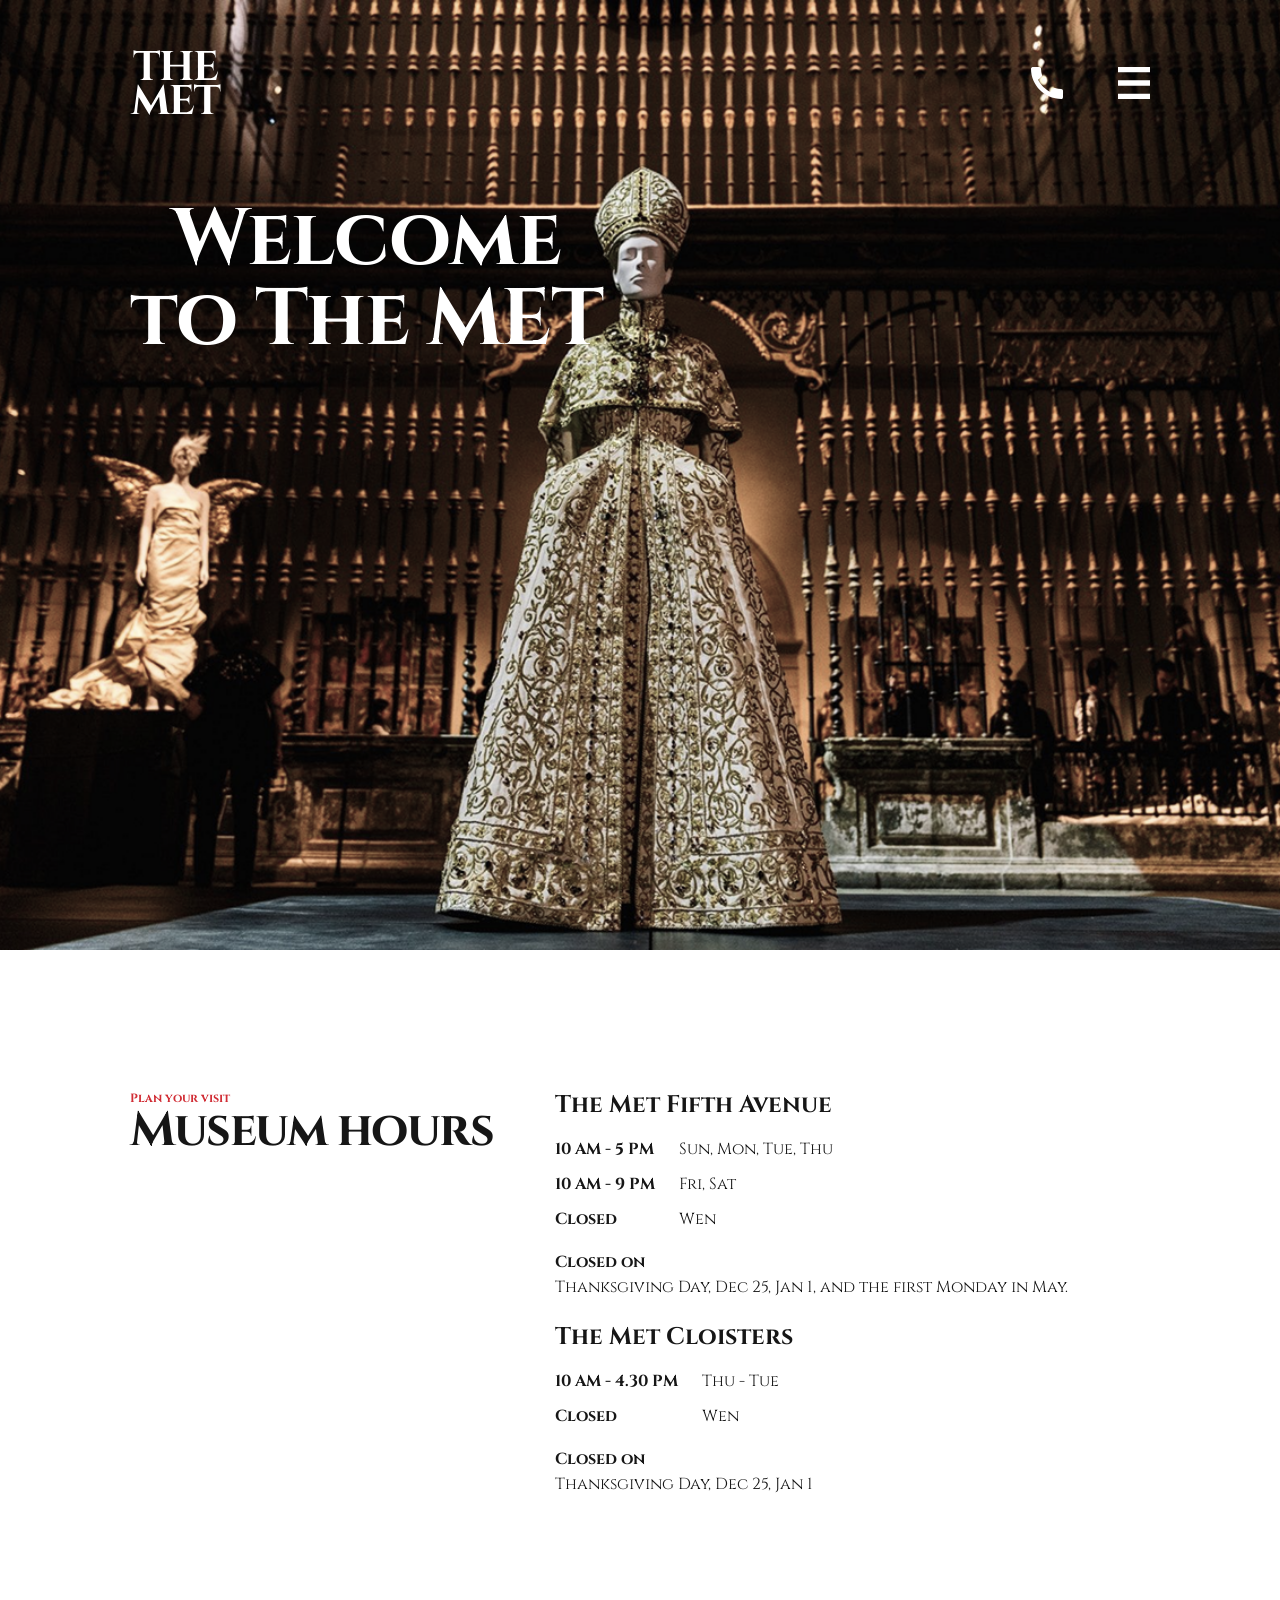
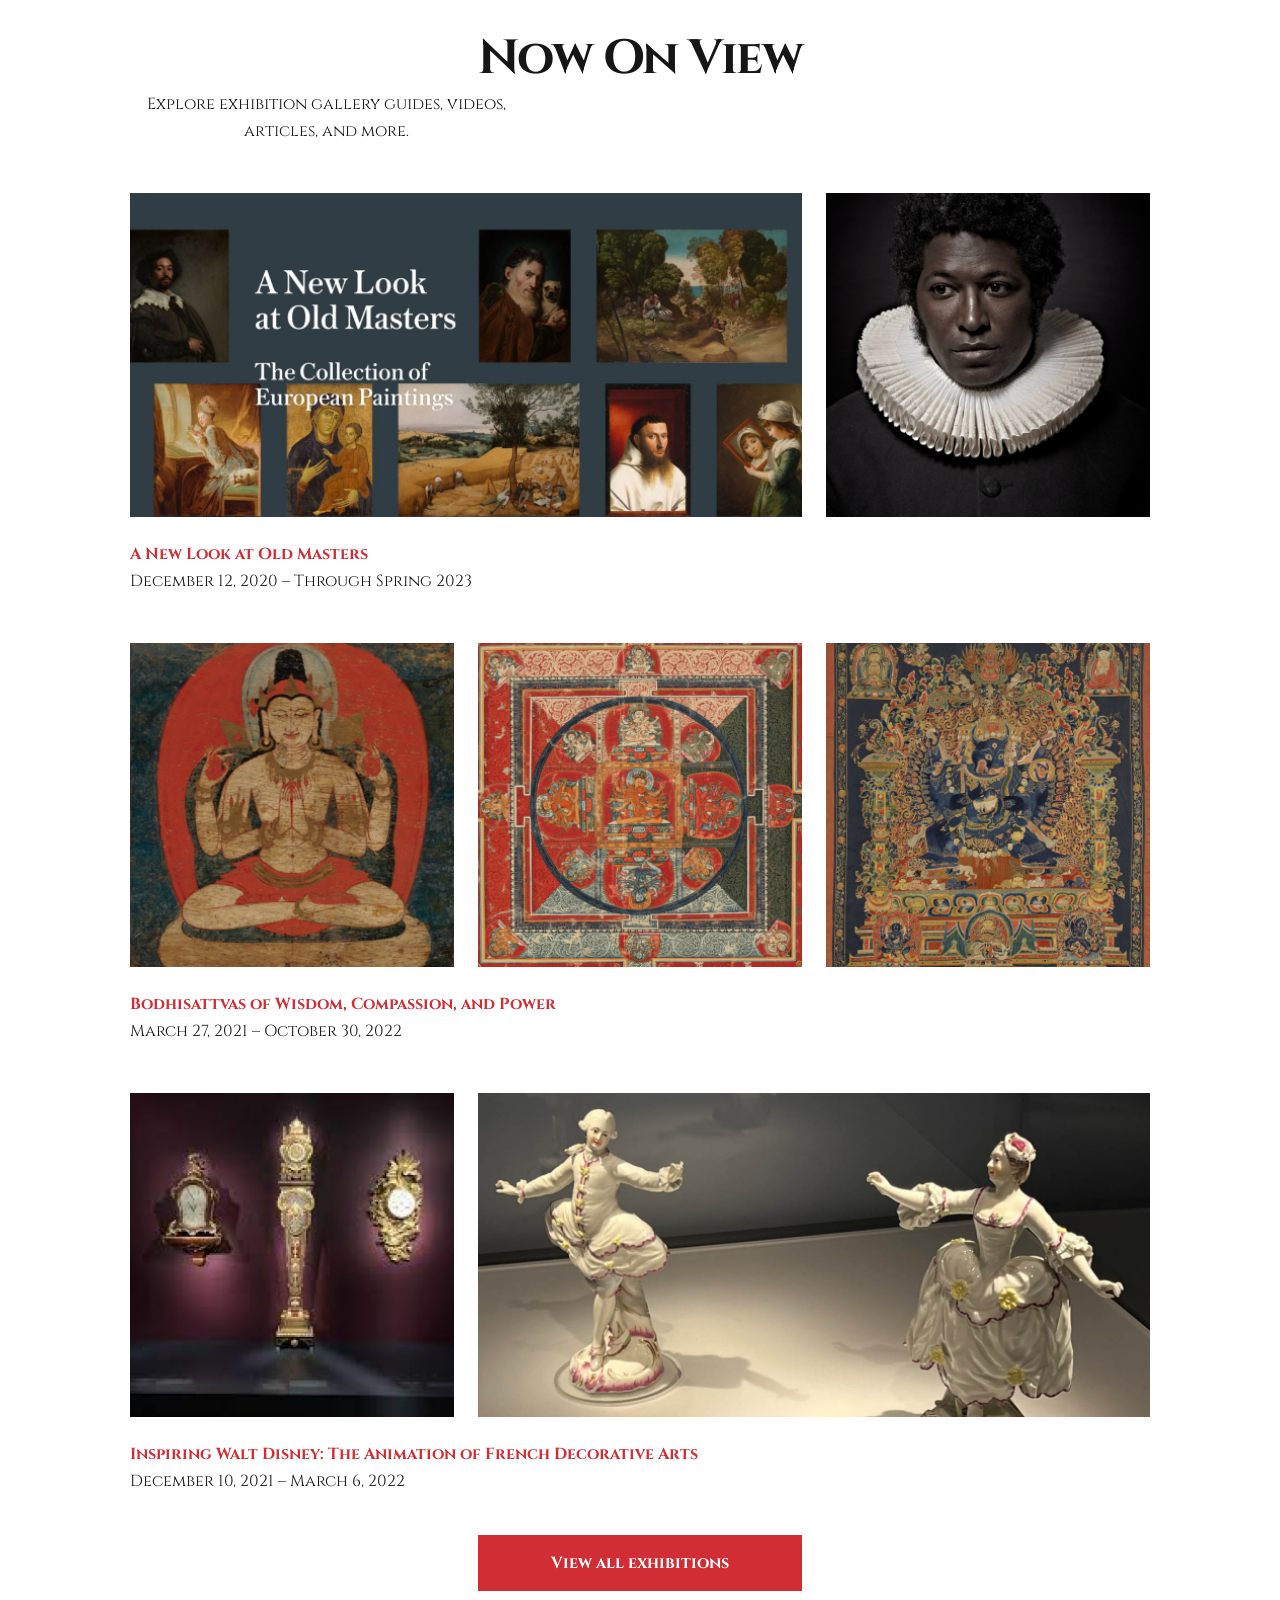
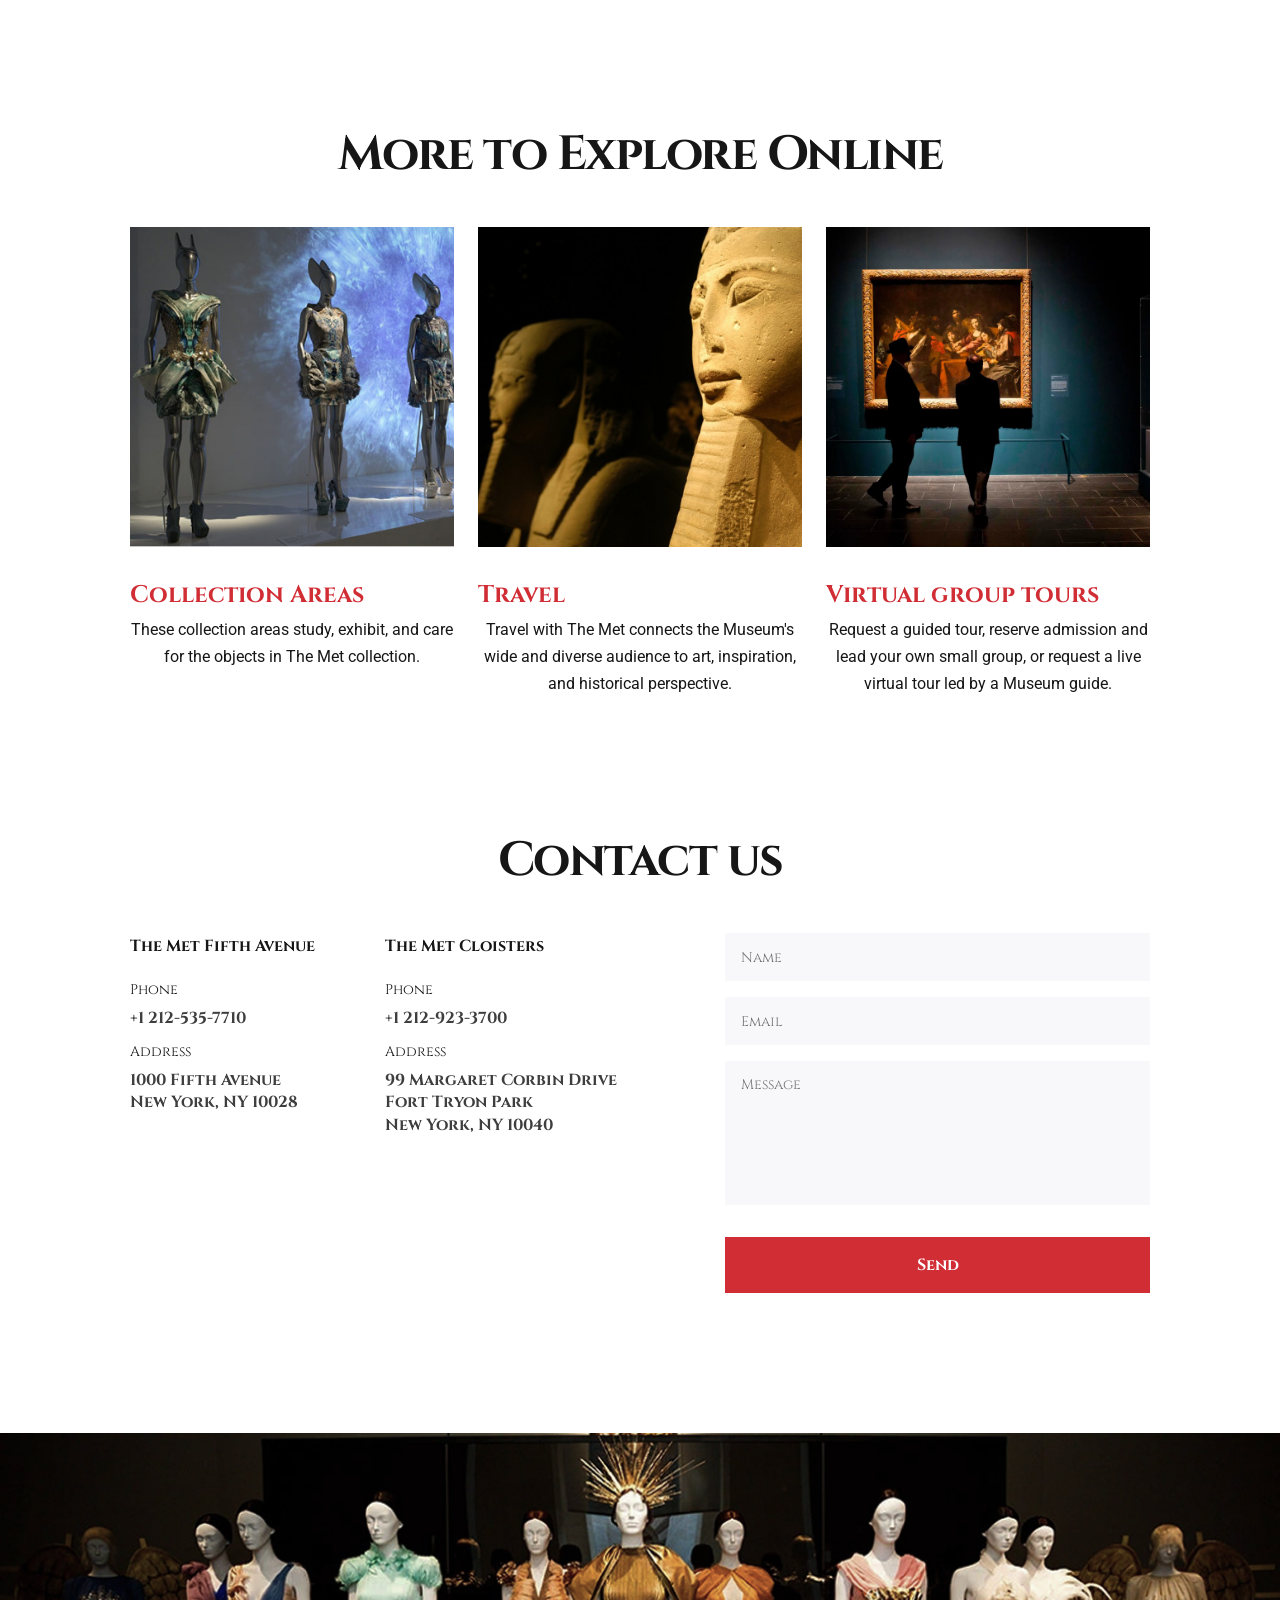
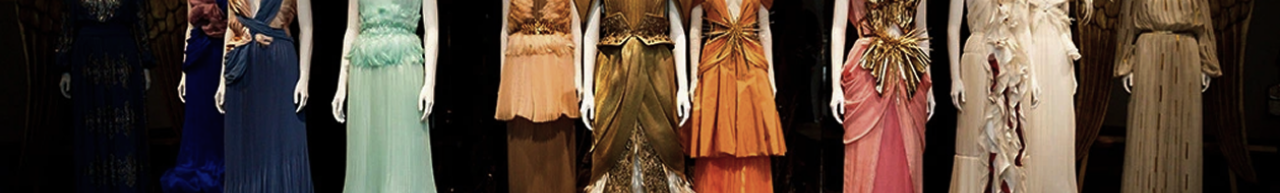
<file: index.html>
<!doctype html><html lang="en" class="page"><head><meta charset="utf-8"><meta name="viewport" content="width=device-width, initial-scale=1.0"><title>layout_landing-page</title><link rel="icon" href="the-met-logo.6b0d77bf.png" type="image/png"><link rel="stylesheet" href="index.7deb7fd3.css"><link rel="preconnect" href="https://fonts.googleapis.com"><link rel="preconnect" href="https://fonts.gstatic.com"><link href="https://fonts.googleapis.com/css2?family=Cinzel:wght@400..900&display=swap" rel="stylesheet"><link href="https://fonts.googleapis.com/css2?family=Roboto:ital,wght@0,100..900;1,100..900&display=swap" rel="stylesheet"><script src="index.cabb280d.js" defer></script></head><body class="page__body"> <header class="header"> <div class="container"> <div class="header__content"> <div class="top-bar"> <a href="#" class="top-bar__logo"> <img src="the-met-logo.0cb72b98.svg" alt="THE MET"> </a> <div class="top-bar__icons"> <div class="top-bar__phone-content"> <a href="#" class="icon icon--phone"></a> <div class="top-bar__content"> <div class="top-bar__description"> <p class="top-bar__title">The Met Fifth Avenue</p> <p class="top-bar__tel">+1 212-535-7710</p> </div> <div class="top-bar__description"> <p class="top-bar__title">The Met Cloisters</p> <p class="top-bar__tel">+1 212-923-3700</p> </div> </div> </div> <a href="#menu" class="icon icon--menu"></a> </div> </div> <div class="header__bottom"> <h1 class="header__title"> Welcome <br> to The MET </h1> </div> </div> </div> </header> <aside class="menu page__menu" id="menu"> <div class="menu__layer page_menu"></div> <div class="container"> <div class="menu__top top-bar"> <a href="#" class="top-bar__logo"> <img src="the-met-logo.0cb72b98.svg" alt="THE MET"> </a> <a href="#" class="icon icon--close"></a> </div> <div class="menu__bottom"> <nav class="menu__nav nav"> <ul class="nav__list"> <li class="nav__item"> <a class="nav__link" href="#"> Home </a> </li> <li class="nav__item"> <a class="nav__link" href="#about-us"> About us </a> </li> <li class="nav__item"> <a class="nav__link" href="#now-on-view"> Now on view </a> </li> <li class="nav__item"> <a class="nav__link" href="#explore-online"> Explore online </a> </li> <li class="nav__item"> <a class="nav__link" href="#contacts"> Contacts </a> </li> </ul> </nav> <div class="menu__phone"> <a href="tel:+1 212-535-7710" class="menu__phone-number"> the met fifth avenue <br> +1 212-535-7710 </a> <a href="tel:+1 212-923-3700" class="menu__phone-number"> the met cloisters <br> +1 212-923-3700 </a> </div> <a class="menu__call-to-order">Call to order</a> </div> </div> </aside> <main class="main"> <div class="container"> <div class="main__content"> <section class="about-us" id="about-us"> <div class="about-us__category-title"> <div class="section-title section-title--alight--left"> <p class="section-title__top-text">Plan your visit</p> <h2 class="section-title__title">Museum hours</h2> </div> </div> <div class="about-us__content"> <div class="about-us__main"> <h3 class="about-us__title">The Met Fifth Avenue</h3> <div class="about-us__timetable"> <ul class="about-us__hours"> <li>10 AM - 5 PM</li> <li>10 AM - 9 PM</li> <li>Closed</li> </ul> <ul class="about-us__days"> <li>Sun, Mon, Tue, Thu</li> <li>Fri, Sat</li> <li>Wen</li> </ul> </div> <div class="about-us__closed"> <h4 class="about-us__closed__title">Closed on</h4> <p class="about-us__closed__content"> Thanksgiving Day, Dec 25, Jan 1, and the first Monday in May. </p> </div> </div> <div class="about-us__main"> <h3 class="about-us__title">The Met Cloisters</h3> <div class="about-us__timetable"> <ul class="about-us__hours"> <li>10 AM - 4.30 PM</li> <li>Closed</li> </ul> <ul class="about-us__days"> <li>Thu - Tue</li> <li>Wen</li> </ul> </div> <div class="about-us__closed"> <h4 class="about-us__closed__title">Closed on</h4> <p class="about-us__closed__content"> Thanksgiving Day, Dec 25, Jan 1 </p> </div> </div> </div> </section> <section class="gallery" id="now-on-view"> <div class="section-title"> <h2 class="section-title__title">Now On View</h2> <p class="section-title__description"> Explore exhibition gallery guides, videos, articles, and more. </p> </div> <div class="gallery__sections"> <article class="gallery__section"> <div class="gallery__photos"> <a href="#" class="gallery__link gallery__link--wide"> <img src="Paintings_left.84e7c8f0.png" alt="a new look at old masters" class="gallery__photo gallery__photo--position-left"> </a> <a href="#" class="gallery__link gallery__link--square"> <img src="Paintings_right.ddfd872f.png" alt="photo by Maxine Helfman" class="gallery__photo"> </a> </div> <div class="gallery__description"> <h3 class="gallery__title">A New Look at Old Masters</h3> <p class="gallery__date"> December 12, 2020 – Through Spring 2023 </p> </div> </article> <article class="gallery__section"> <div class="gallery__photos gallery__photos--size-count"> <a href="#" class="gallery__link gallery__link--square"> <img src="Buddhism1.bd8a1a44.png" alt="a new look at old masters" class="gallery__photo"> </a> <a href="#" class="gallery__link gallery__link--square"> <img src="Buddhism2.23932fac.png" alt="photo by Maxine Helfman" class="gallery__photo"> </a> <a href="#" class="gallery__link gallery__link--invisible gallery__link--square"> <img src="Buddhism3.53b05748.png" alt="photo by Maxine Helfman" class="gallery__photo"> </a> </div> <div class="gallery__description"> <h3 class="gallery__title"> Bodhisattvas of Wisdom, Compassion, and Power </h3> <p class="gallery__date">March 27, 2021 – October 30, 2022</p> </div> </article> <article class="gallery__section"> <div class="gallery__photos"> <a href="#" class="gallery__link gallery__link--square"> <img src="WaltDisney_left.1595049a.png" alt="a new look at old masters" class="gallery__photo"> </a> <a href="#" class="gallery__link gallery__link--wide"> <img src="WaltDisney_right.41c7c0dc.png" alt="photo by Maxine Helfman" class="gallery__photo gallery__photo--position-right"> </a> </div> <div class="gallery__description"> <h3 class="gallery__title"> Inspiring Walt Disney: The Animation of French Decorative Arts </h3> <p class="gallery__date">December 10, 2021 – March 6, 2022</p> </div> </article> </div> <div class="gallery__button"> <a href="#" class="gallery__button-link"> View all exhibitions </a> </div> </section> <section class="explore-online" id="explore-online"> <div class="section-title"> <h2 class="section-title__title">More to Explore Online</h2> </div> <div class="explore-online__collections"> <article class="collection"> <img src="collection_areas_img.5b72fc01.png" alt="collection_areas" class="collection__photo"> <h3 class="collection__title">Collection Areas</h3> <p class="collection__description"> These collection areas study, exhibit, and care for the objects in The Met collection. </p> </article> <article class="collection"> <img src="travel_img.efadb185.png" alt="Travel" class="collection__photo"> <h3 class="collection__title">Travel</h3> <p class="collection__description"> Travel with The Met connects the Museum's wide and diverse audience to art, inspiration, and historical perspective. </p> </article> <article class="collection"> <img src="virtual_group_tours_img.dbf46f3f.png" alt="Virtual group tours" class="collection__photo"> <h3 class="collection__title">Virtual group tours</h3> <p class="collection__description"> Request a guided tour, reserve admission and lead your own small group, or request a live virtual tour led by a Museum guide. </p> </article> </div> </section> <section class="contacts" id="contacts"> <div class="section-title"> <h2 class="section-title__title">Contact us</h2> </div> <div class="contacts__content"> <div class="contacts__info"> <div class="contacts__section"> <p class="contacts__title">The Met Fifth Avenue</p> <div class="contacts__description"> <div class="contacts__phone"> <p class="contacts__phone__title">Phone</p> <a href="tel:+1 212-535-7710" class="contacts__phone__description"> +1 212-535-7710 </a> </div> <div class="contacts__address"> <p class="contacts__address__title">Address</p> <a href="https://maps.app.goo.gl/QQiPoYHRkLVxYW2ZA" class="contacts__address__description" target="_blank"> 1000 Fifth Avenue <br> New York, NY 10028 </a> </div> </div> </div> <div class="contacts__section contacts__section--grid-2"> <p class="contacts__title">The Met Cloisters</p> <div class="contacts__description"> <div class="contacts__phone"> <p class="contacts__phone__title">Phone</p> <a href="tel:+1 212-923-3700" class="contacts__phone__description"> +1 212-923-3700 </a> </div> <div class="contacts__address"> <p class="contacts__address__title">Address</p> <a href="https://maps.app.goo.gl/Zx8S8jUPHvTBt5rh9" class="contacts__address__description" target="_blank"> 99 Margaret Corbin Drive <br> Fort Tryon Park <br> New York, NY 10040 </a> </div> </div> </div> </div> <form class="contacts__form" onsubmit="this.reset(); return false;"> <div class="contacts__fields"> <input type="text" class="contacts__field" placeholder="Name" required> <input type="email" class="contacts__field" placeholder="Email" required> <textarea name="text" placeholder="Message" rows="8" class="contacts__field contacts__field--height" required></textarea> </div>  <input type="submit" class="contacts__button" value="Send">  </form> </div> </section> </div> </div> </main> <footer class="footer"></footer> </body></html>
</file>
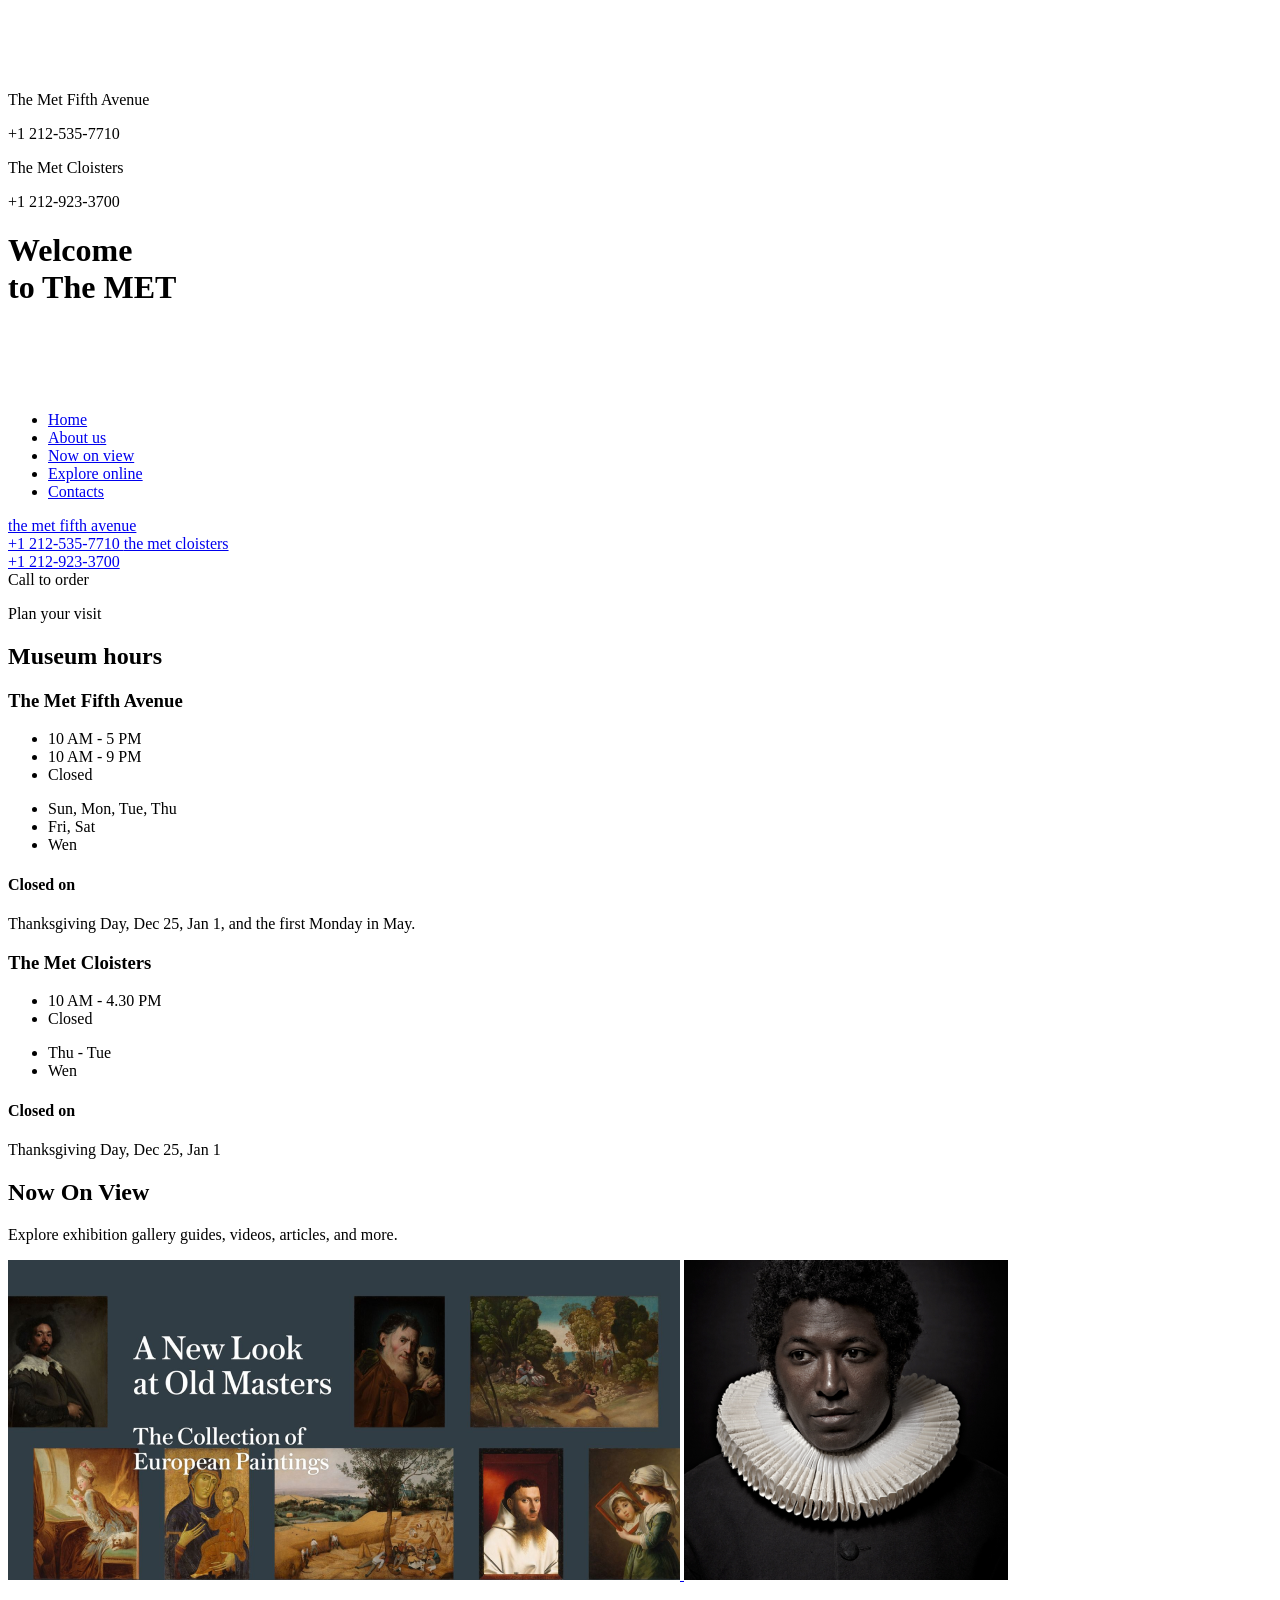
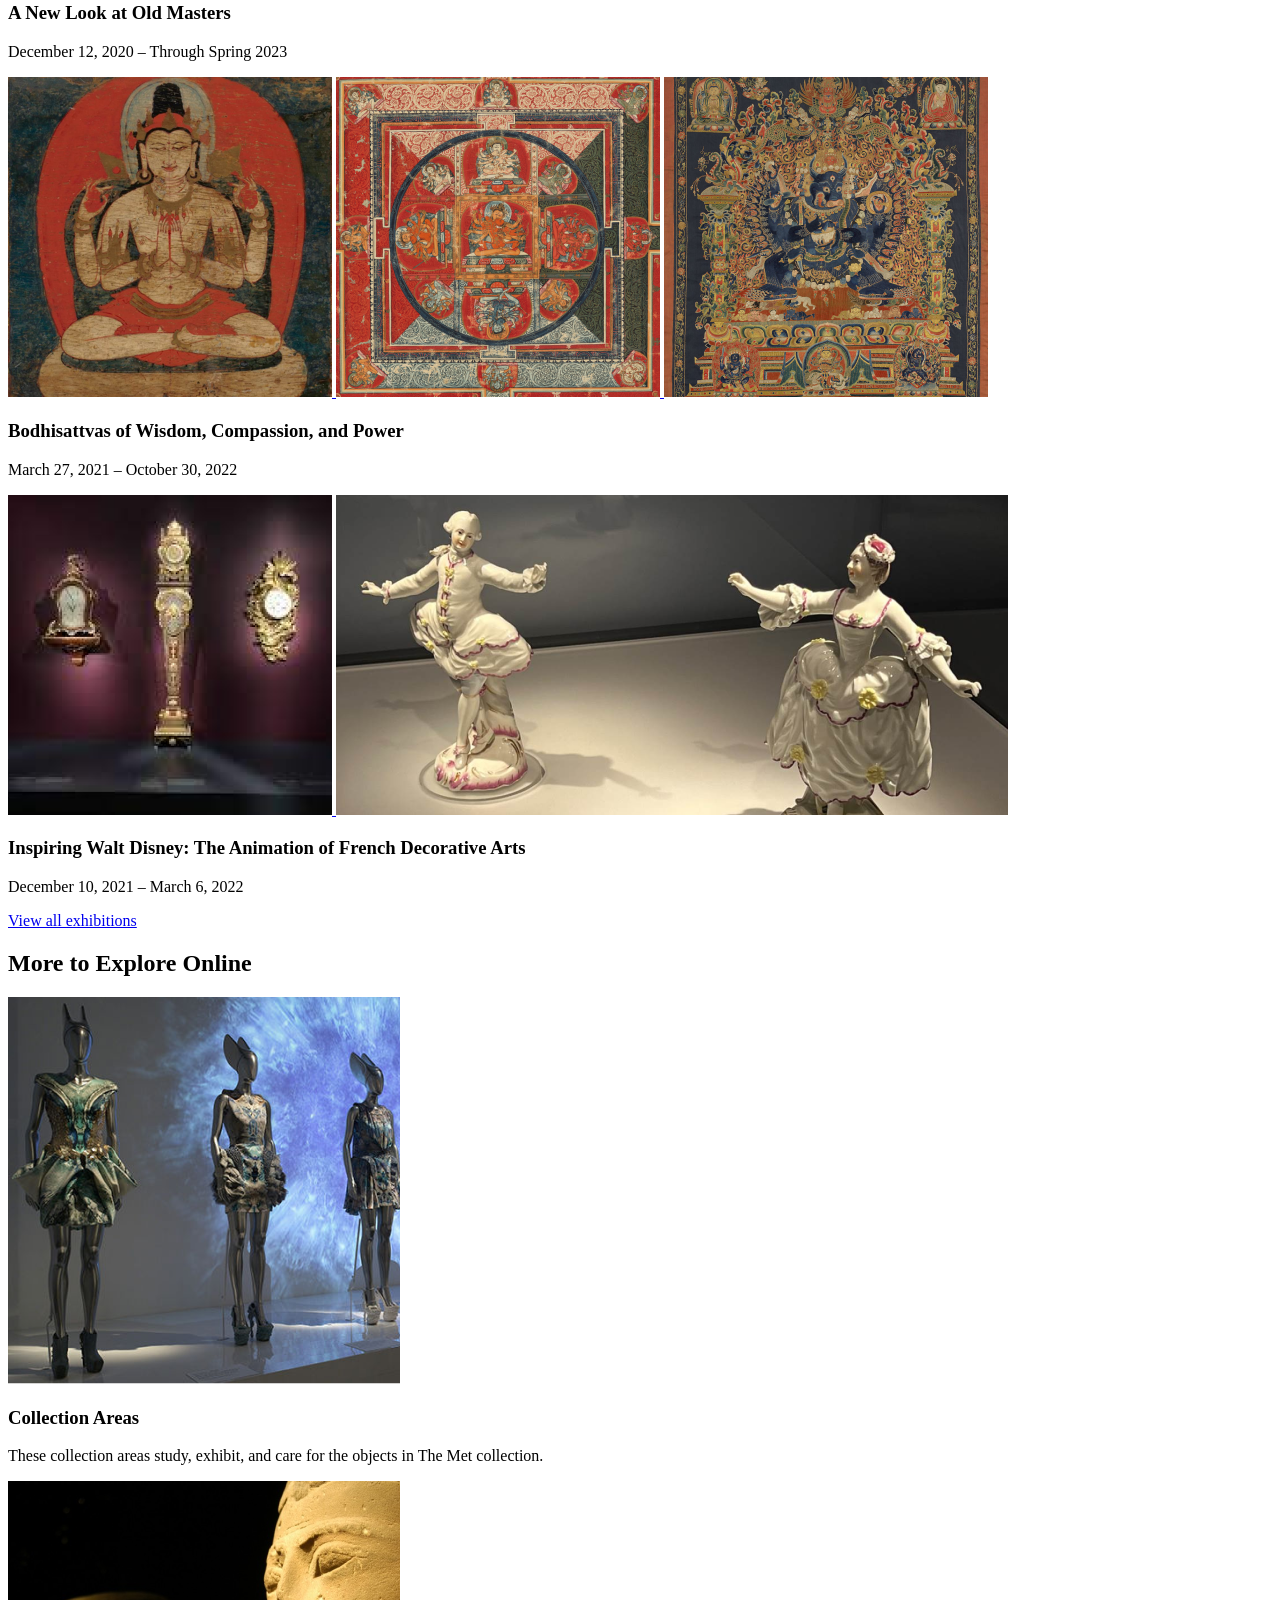
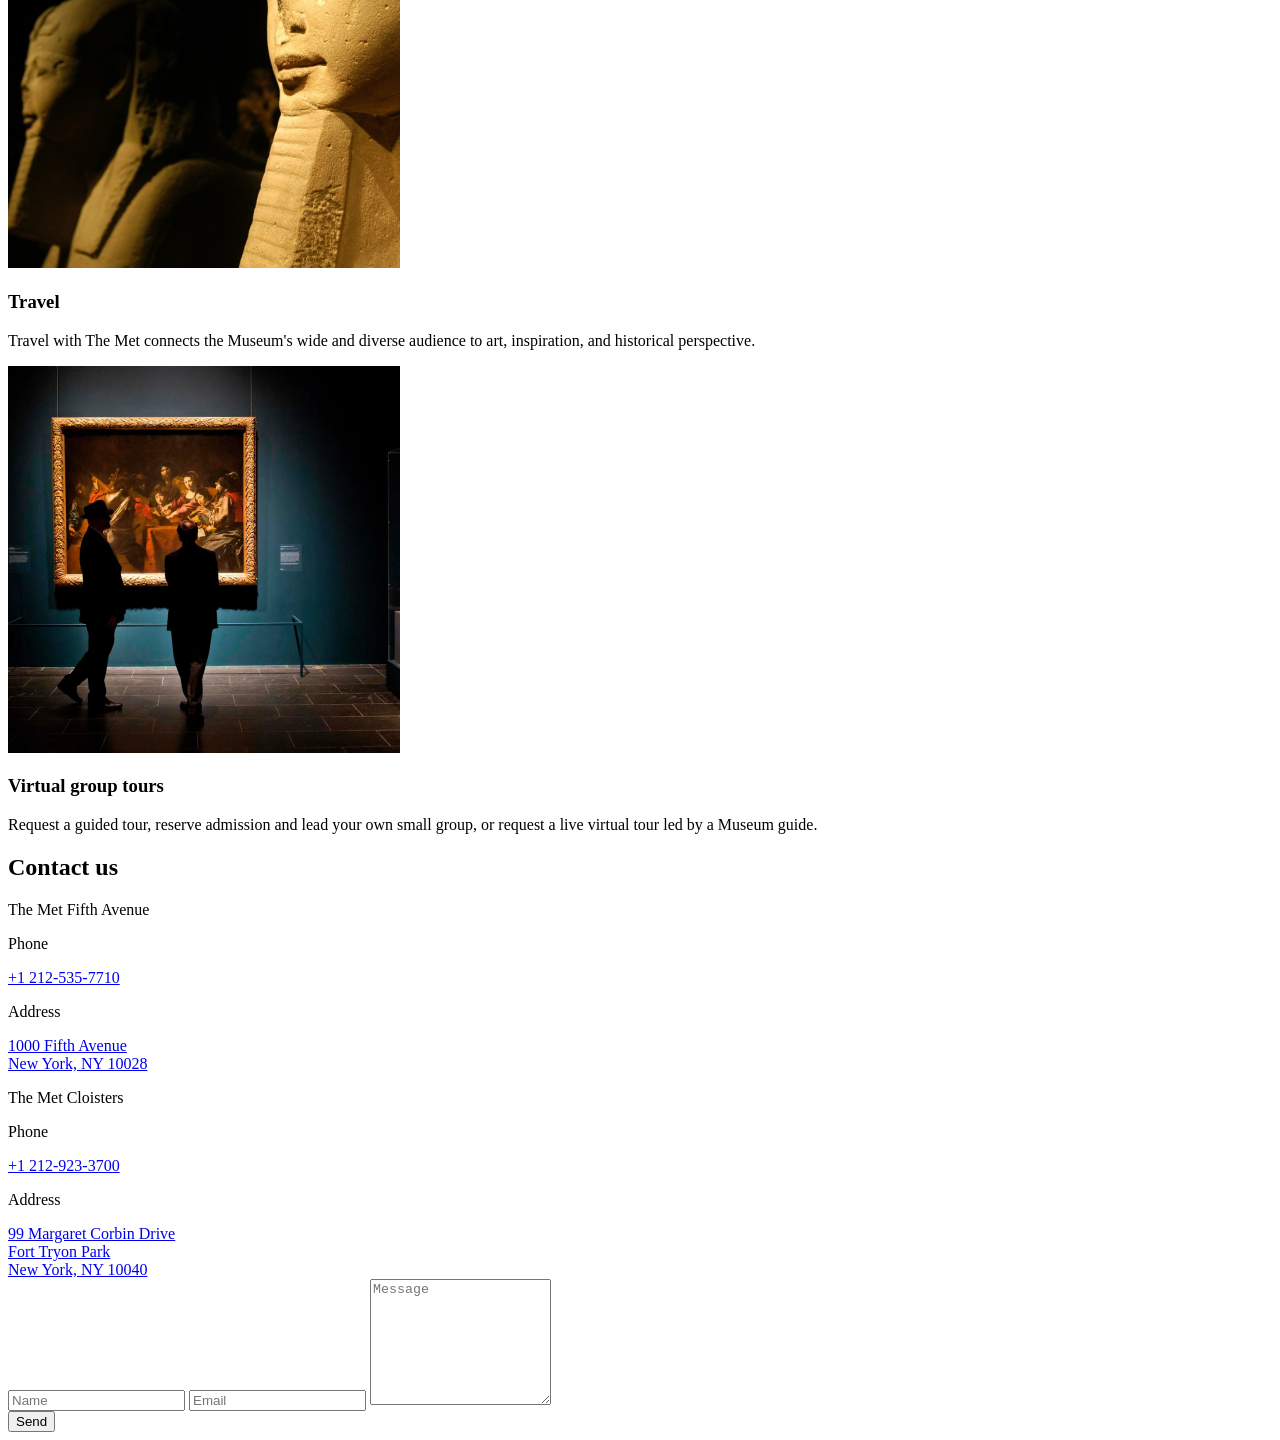
<file: src/index.html>
<!-- #region head -->
<!doctype html>
<html
  lang="en"
  class="page"
>
  <head>
    <meta charset="UTF-8" />
    <meta
      name="viewport"
      content="width=device-width, initial-scale=1.0"
    />
    <title>layout_landing-page</title>
    <link
      rel="icon"
      href="images/the-met-logo.png"
      type="image/png"
    />
    <link
      rel="stylesheet"
      href="./styles/style.scss"
    />
    <link
      rel="preconnect"
      href="https://fonts.googleapis.com"
    />
    <link
      rel="preconnect"
      href="https://fonts.gstatic.com"
    />
    <link
      href="https://fonts.googleapis.com/css2?family=Cinzel:wght@400..900&display=swap"
      rel="stylesheet"
    />
    <link
      href="https://fonts.googleapis.com/css2?family=Roboto:ital,wght@0,100..900;1,100..900&display=swap"
      rel="stylesheet"
    />
    <script
      src="scripts/main.js"
      defer
    ></script>
  </head>
  <!-- #endregion head -->
  <body class="page__body">
    <header class="header">
      <div class="container">
        <div class="header__content">
          <div class="top-bar">
            <a
              href="#"
              class="top-bar__logo"
            >
              <img
                src="images/the-met-logo.svg"
                alt="THE MET"
              />
            </a>
            <div class="top-bar__icons">
              <div class="top-bar__phone-content">
                <a
                  href="#"
                  class="icon icon--phone"
                ></a>
                <div class="top-bar__content">
                  <div class="top-bar__description">
                    <p class="top-bar__title">The Met Fifth Avenue</p>
                    <p class="top-bar__tel">+1 212-535-7710</p>
                  </div>
                  <div class="top-bar__description">
                    <p class="top-bar__title">The Met Cloisters</p>
                    <p class="top-bar__tel">+1 212-923-3700</p>
                  </div>
                </div>
              </div>
              <a
                href="#menu"
                class="icon icon--menu"
              ></a>
            </div>
          </div>
          <div class="header__bottom">
            <h1 class="header__title">
              Welcome
              <br />
              to The MET
            </h1>
          </div>
        </div>
      </div>
    </header>

    <aside
      class="page__menu menu"
      id="menu"
    >
      <div class="page_menu menu__layer"></div>
      <div class="container">
        <div class="top-bar menu__top">
          <a
            href="#"
            class="top-bar__logo"
          >
            <img
              src="images/the-met-logo.svg"
              alt="THE MET"
            />
          </a>
          <a
            href="#"
            class="icon icon--close"
          ></a>
        </div>
        <div class="menu__bottom">
          <nav class="nav menu__nav">
            <ul class="nav__list">
              <li class="nav__item">
                <a
                  class="nav__link"
                  href="#"
                >
                  Home
                </a>
              </li>
              <li class="nav__item">
                <a
                  class="nav__link"
                  href="#about-us"
                >
                  About us
                </a>
              </li>
              <li class="nav__item">
                <a
                  class="nav__link"
                  href="#now-on-view"
                >
                  Now on view
                </a>
              </li>
              <li class="nav__item">
                <a
                  class="nav__link"
                  href="#explore-online"
                >
                  Explore online
                </a>
              </li>
              <li class="nav__item">
                <a
                  class="nav__link"
                  href="#contacts"
                >
                  Contacts
                </a>
              </li>
            </ul>
          </nav>
          <div class="menu__phone">
            <a
              href="tel:+1 212-535-7710"
              class="menu__phone-number"
            >
              the met fifth avenue
              <br />
              +1 212-535-7710
            </a>
            <a
              href="tel:+1 212-923-3700"
              class="menu__phone-number"
            >
              the met cloisters
              <br />
              +1 212-923-3700
            </a>
          </div>
          <a class="menu__call-to-order">Call to order</a>
        </div>
      </div>
    </aside>

    <main class="main">
      <div class="container">
        <div class="main__content">
          <section
            class="about-us"
            id="about-us"
          >
            <div class="about-us__category-title">
              <div class="section-title section-title--alight--left">
                <p class="section-title__top-text">Plan your visit</p>
                <h2 class="section-title__title">Museum hours</h2>
              </div>
            </div>

            <div class="about-us__content">
              <div class="about-us__main">
                <h3 class="about-us__title">The Met Fifth Avenue</h3>
                <div class="about-us__timetable">
                  <ul class="about-us__hours">
                    <li>10 AM - 5 PM</li>
                    <li>10 AM - 9 PM</li>
                    <li>Closed</li>
                  </ul>

                  <ul class="about-us__days">
                    <li>Sun, Mon, Tue, Thu</li>
                    <li>Fri, Sat</li>
                    <li>Wen</li>
                  </ul>
                </div>

                <div class="about-us__closed">
                  <h4 class="about-us__closed__title">Closed on</h4>
                  <p class="about-us__closed__content">
                    Thanksgiving Day, Dec 25, Jan 1, and the first Monday in
                    May.
                  </p>
                </div>
              </div>

              <div class="about-us__main">
                <h3 class="about-us__title">The Met Cloisters</h3>
                <div class="about-us__timetable">
                  <ul class="about-us__hours">
                    <li>10 AM - 4.30 PM</li>
                    <li>Closed</li>
                  </ul>

                  <ul class="about-us__days">
                    <li>Thu - Tue</li>
                    <li>Wen</li>
                  </ul>
                </div>

                <div class="about-us__closed">
                  <h4 class="about-us__closed__title">Closed on</h4>
                  <p class="about-us__closed__content">
                    Thanksgiving Day, Dec 25, Jan 1
                  </p>
                </div>
              </div>
            </div>
          </section>

          <section
            class="gallery"
            id="now-on-view"
          >
            <div class="section-title">
              <h2 class="section-title__title">Now On View</h2>
              <p class="section-title__description">
                Explore exhibition gallery guides, videos, articles, and more.
              </p>
            </div>

            <div class="gallery__sections">
              <article class="gallery__section">
                <div class="gallery__photos">
                  <a
                    href="#"
                    class="gallery__link gallery__link--wide"
                  >
                    <img
                      src="images/Paintings_left.png"
                      alt="a new look at old masters"
                      class="gallery__photo gallery__photo--position-left"
                    />
                  </a>

                  <a
                    href="#"
                    class="gallery__link gallery__link--square"
                  >
                    <img
                      src="images/Paintings_right.png"
                      alt="photo by Maxine Helfman"
                      class="gallery__photo"
                    />
                  </a>
                </div>

                <div class="gallery__description">
                  <h3 class="gallery__title">A New Look at Old Masters</h3>
                  <p class="gallery__date">
                    December 12, 2020 – Through Spring 2023
                  </p>
                </div>
              </article>

              <article class="gallery__section">
                <div class="gallery__photos gallery__photos--size-count">
                  <a
                    href="#"
                    class="gallery__link gallery__link--square"
                  >
                    <img
                      src="images/Buddhism1.png"
                      alt="a new look at old masters"
                      class="gallery__photo"
                    />
                  </a>
                  <a
                    href="#"
                    class="gallery__link gallery__link--square"
                  >
                    <img
                      src="images/Buddhism2.png"
                      alt="photo by Maxine Helfman"
                      class="gallery__photo"
                    />
                  </a>
                  <a
                    href="#"
                    class="gallery__link gallery__link--square gallery__link--invisible"
                  >
                    <img
                      src="images/Buddhism3.png"
                      alt="photo by Maxine Helfman"
                      class="gallery__photo"
                    />
                  </a>
                </div>

                <div class="gallery__description">
                  <h3 class="gallery__title">
                    Bodhisattvas of Wisdom, Compassion, and Power
                  </h3>
                  <p class="gallery__date">March 27, 2021 – October 30, 2022</p>
                </div>
              </article>

              <article class="gallery__section">
                <div class="gallery__photos">
                  <a
                    href="#"
                    class="gallery__link gallery__link--square"
                  >
                    <img
                      src="images/WaltDisney_left.png"
                      alt="a new look at old masters"
                      class="gallery__photo"
                    />
                  </a>
                  <a
                    href="#"
                    class="gallery__link gallery__link--wide"
                  >
                    <img
                      src="images/WaltDisney_right.png"
                      alt="photo by Maxine Helfman"
                      class="gallery__photo gallery__photo--position-right"
                    />
                  </a>
                </div>

                <div class="gallery__description">
                  <h3 class="gallery__title">
                    Inspiring Walt Disney: The Animation of French Decorative
                    Arts
                  </h3>
                  <p class="gallery__date">December 10, 2021 – March 6, 2022</p>
                </div>
              </article>
            </div>

            <div class="gallery__button">
              <a
                href="#"
                class="gallery__button-link"
              >
                View all exhibitions
              </a>
            </div>
          </section>

          <section
            class="explore-online"
            id="explore-online"
          >
            <div class="section-title">
              <h2 class="section-title__title">More to Explore Online</h2>
            </div>
            <div class="explore-online__collections">
              <article class="collection">
                <img
                  src="images/collection_areas_img.png"
                  alt="collection_areas"
                  class="collection__photo"
                />
                <h3 class="collection__title">Collection Areas</h3>
                <p class="collection__description">
                  These collection areas study, exhibit, and care for the
                  objects in The Met collection.
                </p>
              </article>
              <article class="collection">
                <img
                  src="images/travel_img.png"
                  alt="Travel"
                  class="collection__photo"
                />
                <h3 class="collection__title">Travel</h3>
                <p class="collection__description">
                  Travel with The Met connects the Museum's wide and diverse
                  audience to art, inspiration, and historical perspective.
                </p>
              </article>
              <article class="collection">
                <img
                  src="images/virtual_group_tours_img.png"
                  alt="Virtual group tours"
                  class="collection__photo"
                />
                <h3 class="collection__title">Virtual group tours</h3>
                <p class="collection__description">
                  Request a guided tour, reserve admission and lead your own
                  small group, or request a live virtual tour led by a Museum
                  guide.
                </p>
              </article>
            </div>
          </section>

          <section
            class="contacts"
            id="contacts"
          >
            <div class="section-title">
              <h2 class="section-title__title">Contact us</h2>
            </div>

            <div class="contacts__content">
              <div class="contacts__info">
                <div class="contacts__section">
                  <p class="contacts__title">The Met Fifth Avenue</p>
                  <div class="contacts__description">
                    <div class="contacts__phone">
                      <p class="contacts__phone__title">Phone</p>
                      <a
                        href="tel:+1 212-535-7710"
                        class="contacts__phone__description"
                      >
                        +1 212-535-7710
                      </a>
                    </div>
                    <div class="contacts__address">
                      <p class="contacts__address__title">Address</p>
                      <a
                        href="https://maps.app.goo.gl/QQiPoYHRkLVxYW2ZA"
                        class="contacts__address__description"
                        target="_blank"
                      >
                        1000 Fifth Avenue
                        <br />
                        New York, NY 10028
                      </a>
                    </div>
                  </div>
                </div>
                <div class="contacts__section contacts__section--grid-2">
                  <p class="contacts__title">The Met Cloisters</p>
                  <div class="contacts__description">
                    <div class="contacts__phone">
                      <p class="contacts__phone__title">Phone</p>
                      <a
                        href="tel:+1 212-923-3700"
                        class="contacts__phone__description"
                      >
                        +1 212-923-3700
                      </a>
                    </div>
                    <div class="contacts__address">
                      <p class="contacts__address__title">Address</p>
                      <a
                        href="https://maps.app.goo.gl/Zx8S8jUPHvTBt5rh9"
                        class="contacts__address__description"
                        target="_blank"
                      >
                        99 Margaret Corbin Drive
                        <br />
                        Fort Tryon Park
                        <br />
                        New York, NY 10040
                      </a>
                    </div>
                  </div>
                </div>
              </div>

              <form
                class="contacts__form"
                onsubmit="this.reset(); return false;"
              >
                <div class="contacts__fields">
                  <input
                    type="text"
                    class="contacts__field"
                    placeholder="Name"
                    required
                  />
                  <input
                    type="email"
                    class="contacts__field"
                    placeholder="Email"
                    required
                  />
                  <textarea
                    name="text"
                    placeholder="Message"
                    rows="8"
                    class="contacts__field contacts__field--height"
                    required
                  ></textarea>
                </div>
                <!-- <div class="contacts__button"> -->
                <input
                  type="submit"
                  class="contacts__button"
                  value="Send"
                />
                <!-- </div> -->
              </form>
            </div>
          </section>
        </div>
      </div>
    </main>

    <footer class="footer"></footer>
  </body>
</html>
</file>
<file: index.7deb7fd3.css>
.container{padding-left:20px;padding-right:20px}@media (min-width:744px){.container{padding-left:72px;padding-right:72px}}@media (min-width:1260px){.container{max-width:1020px;margin-left:auto;margin-right:auto;padding-left:120px;padding-right:120px}}.page{color:#161616;scroll-behavior:smooth;font-family:Cinzel,serif}.page:has(.page__menu:target){overflow:hidden}.page__body{min-width:320px;margin:0}.page__menu{opacity:0;pointer-events:none;transition:all .3s;position:fixed;top:0;left:0;right:0;transform:translate(-100%)}.page__menu:target{opacity:1;pointer-events:all;transform:translate(0)}.header{background-image:url(header_bg_desktop.d4a7c391.png);background-position:50%;background-size:cover;padding-top:24px}.header__content{height:100vh}@media (min-width:744px){.header{padding-top:50px}}@media (min-width:1260px){.header{padding-top:50px}}.header__top{-ms-flex-pack:justify;justify-content:space-between;-ms-flex-align:center;align-items:center;display:-ms-flexbox;display:flex}.header__bottom{justify-self:center;position:absolute;top:200px}@media (min-width:744px){.header__bottom{top:256px}}@media (min-width:1260px){.header__bottom{top:200px}}.header__title{letter-spacing:-1.5px;color:#fff;text-align:center;justify-self:center;margin:0;font-size:40px;font-weight:700;line-height:100%}@media (min-width:744px){.header__title{font-size:64px;line-height:64px}}@media (min-width:1260px){.header__title{font-size:80px;line-height:80px}}.top-bar{-ms-flex-pack:justify;justify-content:space-between;-ms-flex-align:center;align-items:center;display:-ms-flexbox;display:flex;position:relative}.top-bar__logo{width:64px;height:46px;transition:transform .3s;display:-ms-flexbox;display:flex}.top-bar__logo:hover{transform:scale(1.2)}@media (min-width:744px){.top-bar__logo{width:87px;height:65px}}.top-bar__icons{gap:24px;display:-ms-flexbox;display:flex}@media (min-width:744px){.top-bar__icons{gap:55px}}.top-bar__phone-content{z-index:1}.top-bar__content{opacity:0;gap:8px;padding-right:139px;transition:opacity .3s;display:none;position:absolute;top:-26px;right:0}@media (min-width:744px){.top-bar__content{display:none}}@media (min-width:1260px){.top-bar__content{display:grid}}.top-bar__title{text-align:right;vertical-align:middle;text-transform:uppercase;color:#fff;margin:0;font-size:10px;font-weight:700;line-height:16px}@media (min-width:744px){.top-bar__title{font-size:16px;line-height:27px}}@media (min-width:1260px){.top-bar__title{font-size:16px;line-height:27px}}.top-bar__tel{text-align:right;vertical-align:middle;text-transform:uppercase;color:#fff;margin:0;font-size:10px;font-weight:700;line-height:16px}@media (min-width:744px){.top-bar__tel{font-size:16px;line-height:27px}}@media (min-width:1260px){.top-bar__tel{font-size:16px;line-height:27px}}.icon--phone:hover+.top-bar__content{opacity:1;transition:opacity .3s}.icon{background-position:50%;background-size:cover;width:24px;height:24px;transition:transform .3s;display:block;position:relative}.icon:hover{transform:scale(1.2)}@media (min-width:744px){.icon{width:32px;height:32px}}.icon--phone{z-index:1;background-image:url(icon-phone.10a2213c.svg)}.icon--menu{z-index:1;background-image:url(icon-burger-menu.a3727caf.svg)}.icon--menu:hover{background-image:url(icon-burger-menu-hover.13e539ab.svg)}.icon--close{background-image:url(icon-close.2d103320.svg)}.menu{box-sizing:border-box;z-index:1;text-transform:uppercase;background-color:#d12d35;height:100vh;font-weight:700;overflow:auto}@media (min-width:744px){.menu{padding-top:50px}}@media (min-width:1260px){.menu{padding-top:50px}}.menu__layer{z-index:1;background-color:#d12d35;width:100%;height:24px;display:block;position:sticky;top:0}@media (min-width:744px){.menu__layer{display:none}}.menu__top{z-index:1;background-color:#d12d35;margin-bottom:40px;position:sticky;top:24px}@media (min-width:744px){.menu__top{top:0}}.menu__nav{margin-bottom:32px}.menu__phone{-ms-flex-direction:column;flex-direction:column;gap:8px;margin-bottom:16px;display:-ms-flexbox;display:flex}.menu__phone-number{color:#fff;font-size:16px;line-height:27px;text-decoration:none;display:block}.menu__call-to-order{color:#fff;letter-spacing:2px;border-bottom:1px solid #fff;width:-moz-fit-content;width:fit-content;padding-bottom:7px;font-size:12px;line-height:16px;text-decoration:none;display:block}.nav__list{-ms-flex-direction:column;flex-direction:column;gap:32px;margin:0;padding:0;list-style:none;display:-ms-flexbox;display:flex}.nav__link{color:#fff;letter-spacing:2px;font-size:22px;line-height:22px;text-decoration:none;position:relative}.nav__link:after{content:"";transform-origin:0;background-color:#fff;width:100%;height:1px;transition:transform .3s;display:block;position:absolute;bottom:-8px;transform:scale(0)}.nav__link:hover:after{transform:scale(1)}.section-title{text-align:center;justify-items:center;margin:0 0 40px}.section-title__title{letter-spacing:-1.5px;color:#161616;margin:0;font-size:32px;font-weight:700;line-height:100%}@media (min-width:744px){.section-title__title{font-size:48px;line-height:48px}}@media (min-width:1260px){.section-title__title{font-size:48px}}.section-title__top-text{color:#d12d35;margin:0;font-size:12px;font-weight:700;line-height:140%}.section-title__description{color:#161616;max-width:392px;margin:8px 0 0;font-size:16px;font-weight:400;line-height:27px}.section-title--alight--left{text-align:left;justify-items:start}@media (min-width:744px){.section-title{margin-bottom:48px}}@media (min-width:1260px){.section-title{margin-bottom:48px}}.section-main__title{color:#161616;margin:0;font-size:24px;font-weight:700;line-height:30px}.main__content{row-gap:100px;padding-top:100px;padding-bottom:100px;display:grid}@media (min-width:744px){.main__content{row-gap:140px;padding-top:140px;padding-bottom:140px}}.collection{margin:0}@media (min-width:744px){.collection{max-width:588px;margin-left:104px;margin-right:104px}}@media (min-width:1260px){.collection{margin-left:0;margin-right:0}}.collection__photo{object-fit:cover;width:100%;margin-bottom:24px;display:block}@media (min-width:744px){.collection__photo{margin-bottom:32px}}@media (min-width:1260px){.collection__photo{object-fit:cover;margin-bottom:32px}}.collection__title{color:#d12d35;justify-self:center;margin:0 0 4px;font-size:24px;line-height:140%}.collection__description{color:#161616;text-align:center;margin:0;font-family:Roboto,serif;font-size:16px;font-weight:400;line-height:27px;display:block}.explore-online{margin:0}.explore-online__collections{row-gap:48px;display:grid}@media (min-width:744px){.explore-online__collections{justify-items:center}}@media (min-width:1260px){.explore-online__collections{grid-template-columns:repeat(3,1fr);justify-items:stretch;column-gap:24px}}.about-us{display:grid}@media (min-width:744px){.about-us{grid-template-columns:3fr 3fr}}@media (min-width:1260px){.about-us{grid-template-columns:5fr 6fr 1fr}.about-us__category-title{grid-column:1}}.about-us__content{row-gap:24px;display:grid}@media (min-width:1260px){.about-us__content{grid-column:2/-1}}.about-us__title{color:#161616;margin:0 0 16px;font-size:24px;font-weight:700;line-height:30px}.about-us__timetable{gap:24px;display:-ms-flexbox;display:flex}.about-us__hours{row-gap:8px;margin:0;padding:0;font-size:16px;font-weight:700;line-height:27px;list-style:none;display:grid}.about-us__days{row-gap:8px;margin:0;padding:0;font-size:16px;font-weight:400;line-height:27px;list-style:none;display:grid}.about-us__closed{margin-top:16px}.about-us__closed__title{row-gap:8px;margin:0;padding:0;font-size:16px;line-height:27px;list-style:none;display:grid}.about-us__closed__content{margin:0}.gallery__sections{row-gap:48px;margin-bottom:40px;display:grid}.gallery__title{color:#d12d35;margin:0;font-size:16px;font-weight:700;line-height:27px}@media (min-width:744px){.gallery__title{white-space:nowrap}}.gallery__date{color:#161616;margin:0;font-size:16px;font-weight:400;line-height:27px}.gallery__photos{--columns:2;grid-template-columns:repeat(var(--columns),1fr);column-gap:20px;margin-bottom:24px;display:grid}@media (min-width:744px){.gallery__photos{--columns:6;column-gap:24px}}@media (min-width:1260px){.gallery__photos{--columns:12}}.gallery__photos--size-count{--columns:3;column-gap:8px}@media (min-width:744px){.gallery__photos--size-count{--columns:4;grid-column:span 2;column-gap:24px}}@media (min-width:1260px){.gallery__photos--size-count{--columns:12;grid-column:span 4;column-gap:24px}}.gallery__link{position:relative}@media (min-width:744px){.gallery__link--wide{grid-column:span 4}}@media (min-width:1260px){.gallery__link--wide{grid-column:span 8}}.gallery__link--square{height:0;padding-bottom:100%}@media (min-width:744px){.gallery__link--square{grid-column:span 2}}@media (min-width:1260px){.gallery__link--square{grid-column:span 4}}@media (min-width:744px){.gallery__link--invisible{display:none}}@media (min-width:1260px){.gallery__link--invisible{display:block}}.gallery__photo{object-fit:cover;width:100%;height:100%;position:absolute}.gallery__photo--position-left{object-position:20%}.gallery__photo--position-right{object-position:right}.gallery__button{text-align:center;background-color:#d12d35;height:56px;margin:auto;transition:background-color .3s;display:block}.gallery__button:hover{background-color:scale(1.2);background-color:#ae1c23}.gallery__button:active{background-color:#eb343d}@media (min-width:744px){.gallery__button{max-width:392px}}@media (min-width:1260px){.gallery__button{max-width:324px}}.gallery__button-link{color:#fff;font-size:16px;font-weight:700;line-height:56px;text-decoration:none;display:block}.contacts__content{display:grid}@media (min-width:744px){.contacts__content{grid-template-columns:repeat(6,1fr)}}@media (min-width:1260px){.contacts__content{grid-template-columns:repeat(12,1fr)}}.contacts__info{display:grid}@media (min-width:744px){.contacts__info{grid-column:1/4}}@media (min-width:1260px){.contacts__info{grid-column:1/8;grid-template-columns:repeat(7,1fr)}}@media (min-width:744px){.contacts__form{grid-column:4/-1}}@media (min-width:1260px){.contacts__form{grid-column:8/-1}}.contacts__section{margin-bottom:48px}@media (min-width:1260px){.contacts__section{grid-column:1/4}.contacts__section--grid-2{grid-column:4/7}}.contacts__title{margin:0 0 16px;font-size:16px;font-weight:700;line-height:27px}.contacts__description{gap:8px;display:grid}.contacts__phone{gap:4px;display:grid}.contacts__phone__title{margin:0;font-size:14px;font-weight:400;line-height:27px}.contacts__phone__description{color:#3e3e3e;margin:0;font-size:16px;font-weight:700;line-height:140%;text-decoration:none}.contacts__address{gap:4px;display:grid}.contacts__address__title{margin:0;font-size:14px;font-weight:400;line-height:27px}.contacts__address__description{color:#3e3e3e;margin:0;font-size:16px;font-weight:700;line-height:140%;text-decoration:none}.contacts__address__description:hover{color:#161616}.contacts__fields{gap:16px;display:grid}.contacts__field{box-sizing:border-box;color:#161616;background-color:#f8f8fa;border:none;height:48px;padding:0 0 0 16px;font-family:Cinzel,serif;font-size:14px;font-weight:400;line-height:20px;display:block}.contacts__field:hover{border:1px solid #d5d7de}.contacts__field:hover::placeholder{color:#161616}.contacts__field:hover::placeholder{color:#161616}.contacts__field:focus{color:#161616;border:1px solid #161616;outline:none}.contacts__field:focus::placeholder{color:#161616}.contacts__field:focus::placeholder{color:#161616}.contacts__field--height{box-sizing:border-box;resize:none;height:144px;margin-bottom:32px;padding-top:14px}.contacts__button{color:#fff;background-color:#d12d35;border:none;justify-self:center;width:100%;padding:0;font-family:Cinzel,serif;font-size:16px;font-weight:700;line-height:56px;transition:background-color .3s;display:block}.contacts__button:hover{background-color:#ae1c23}.contacts__button:active{background-color:#eb343d}.footer{z-index:-1;background-image:url(footer_img_desktop.0be97d42.png);background-position:50%;background-size:cover;width:100%;height:180px;position:sticky}@media (min-width:744px){.footer{background-position:-321px;height:360px}}@media (min-width:1260px){.footer{background-position:50%;height:360px}}
/*# sourceMappingURL=index.7deb7fd3.css.map */
</file>
